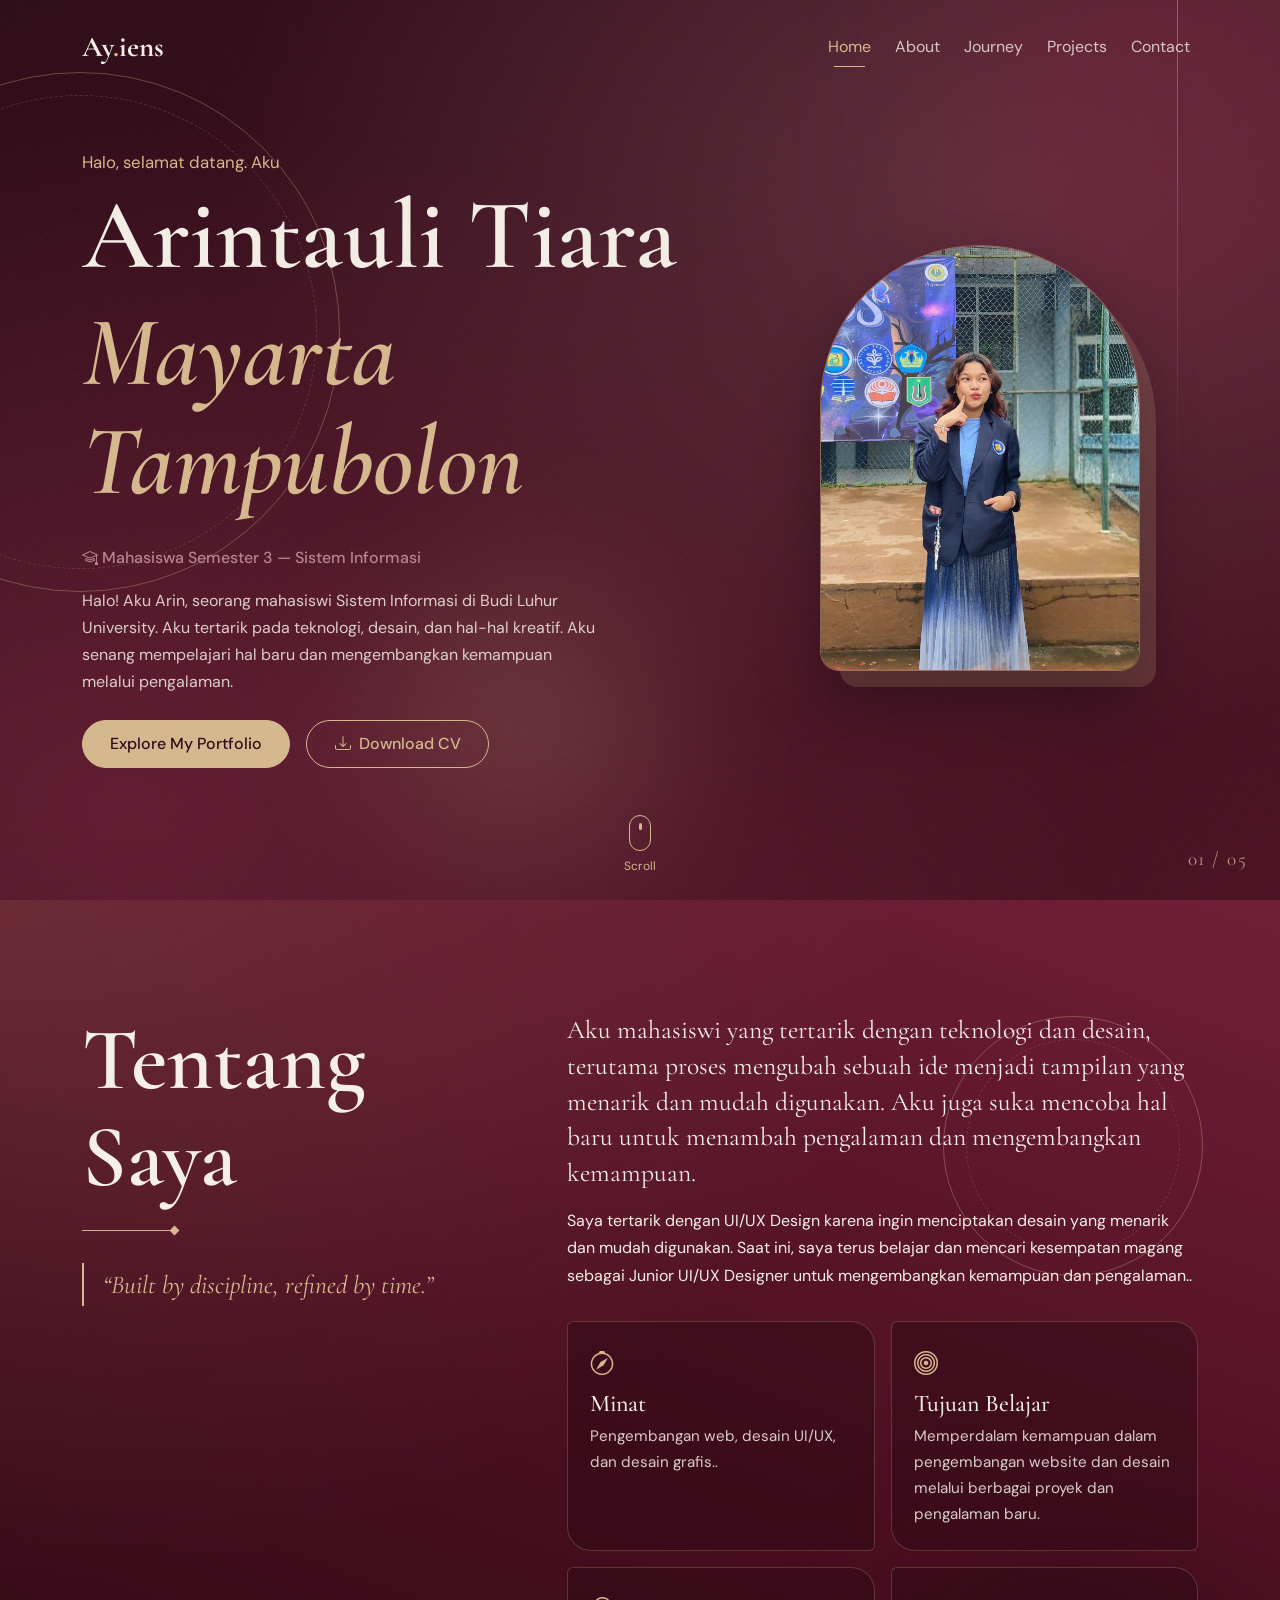
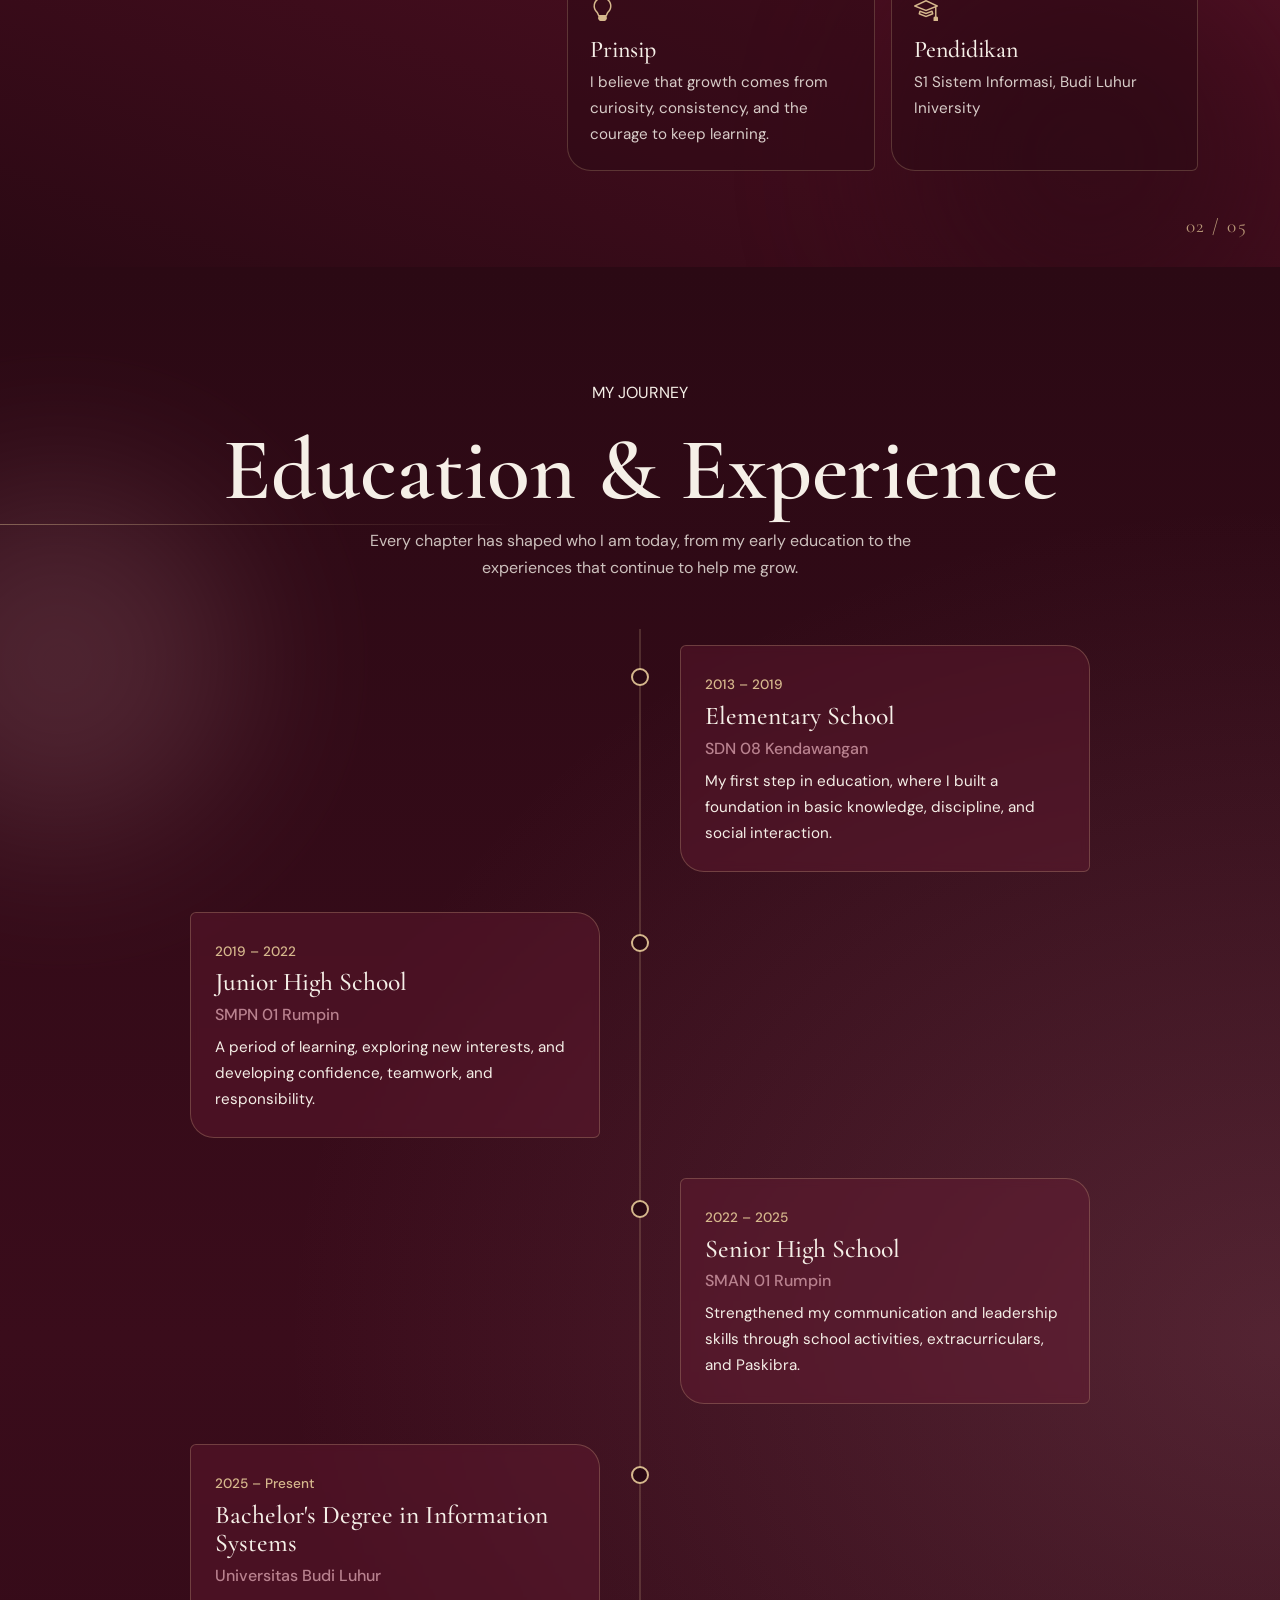
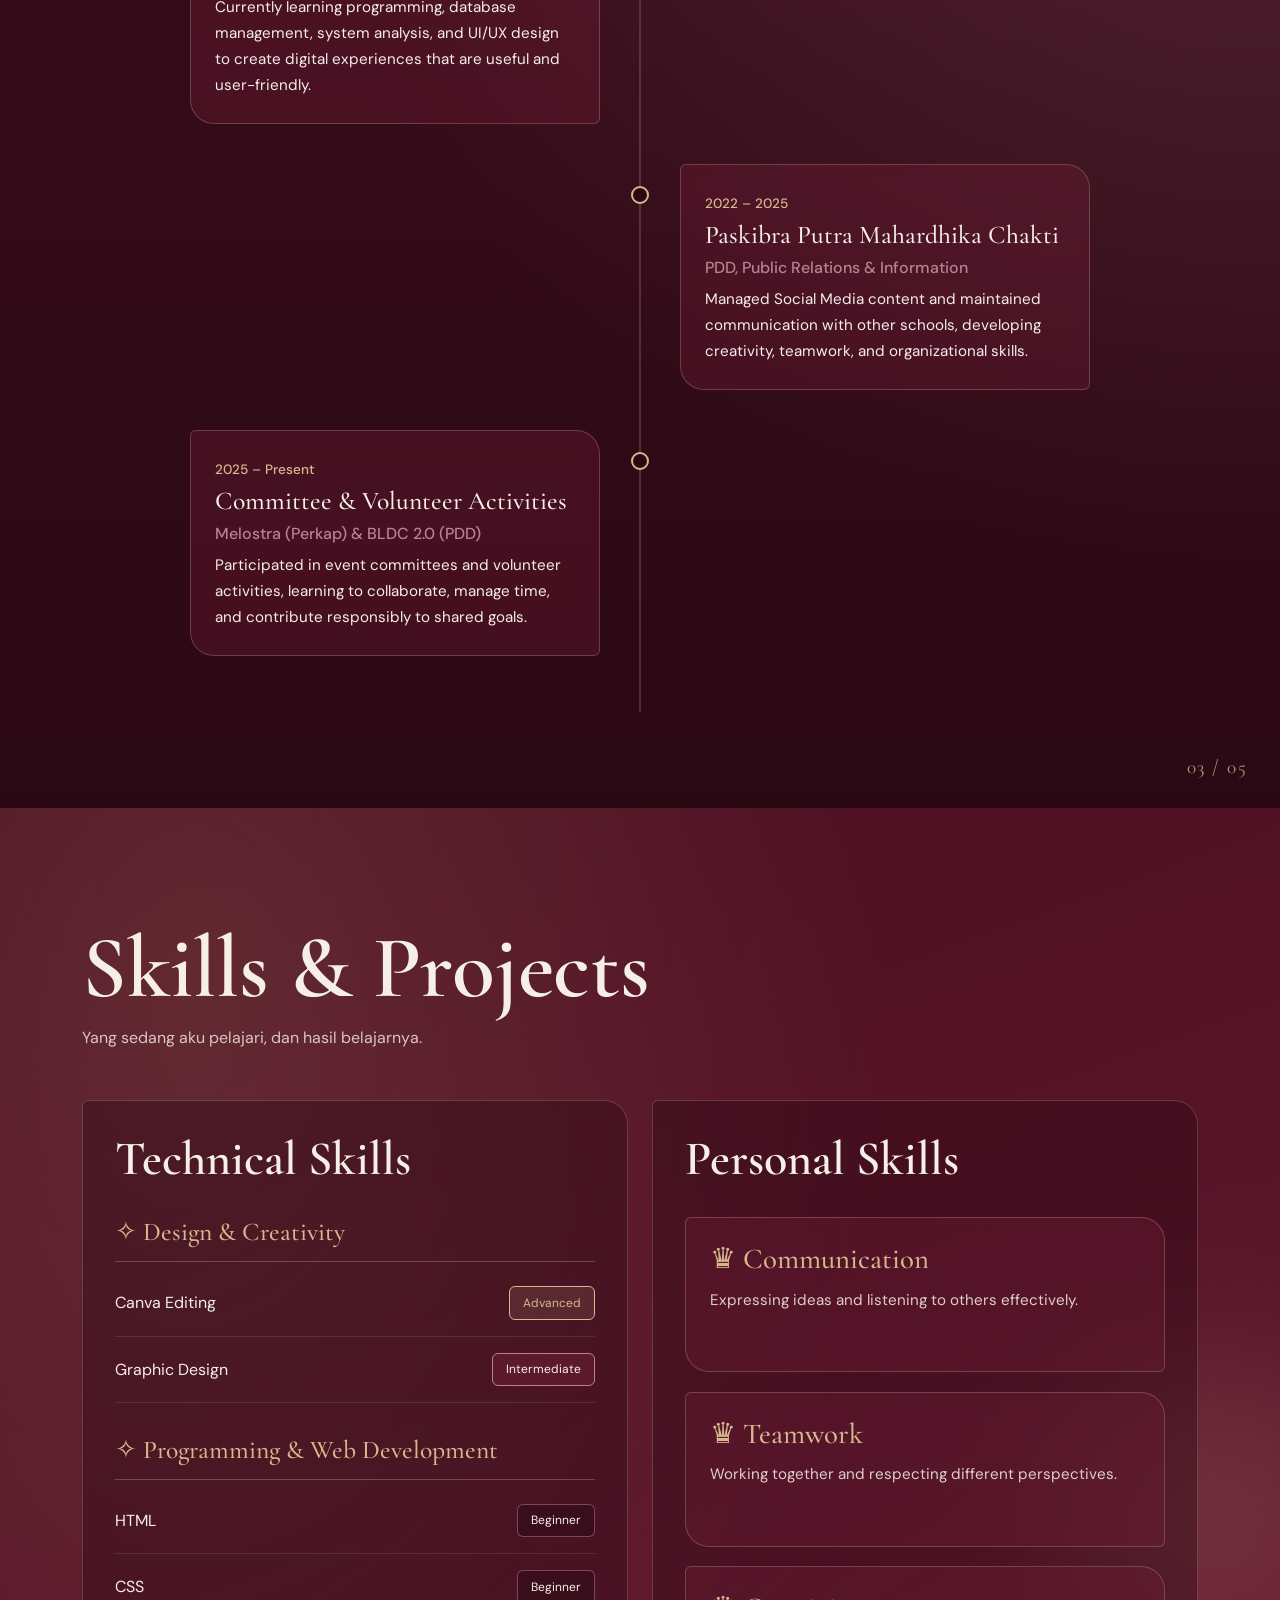
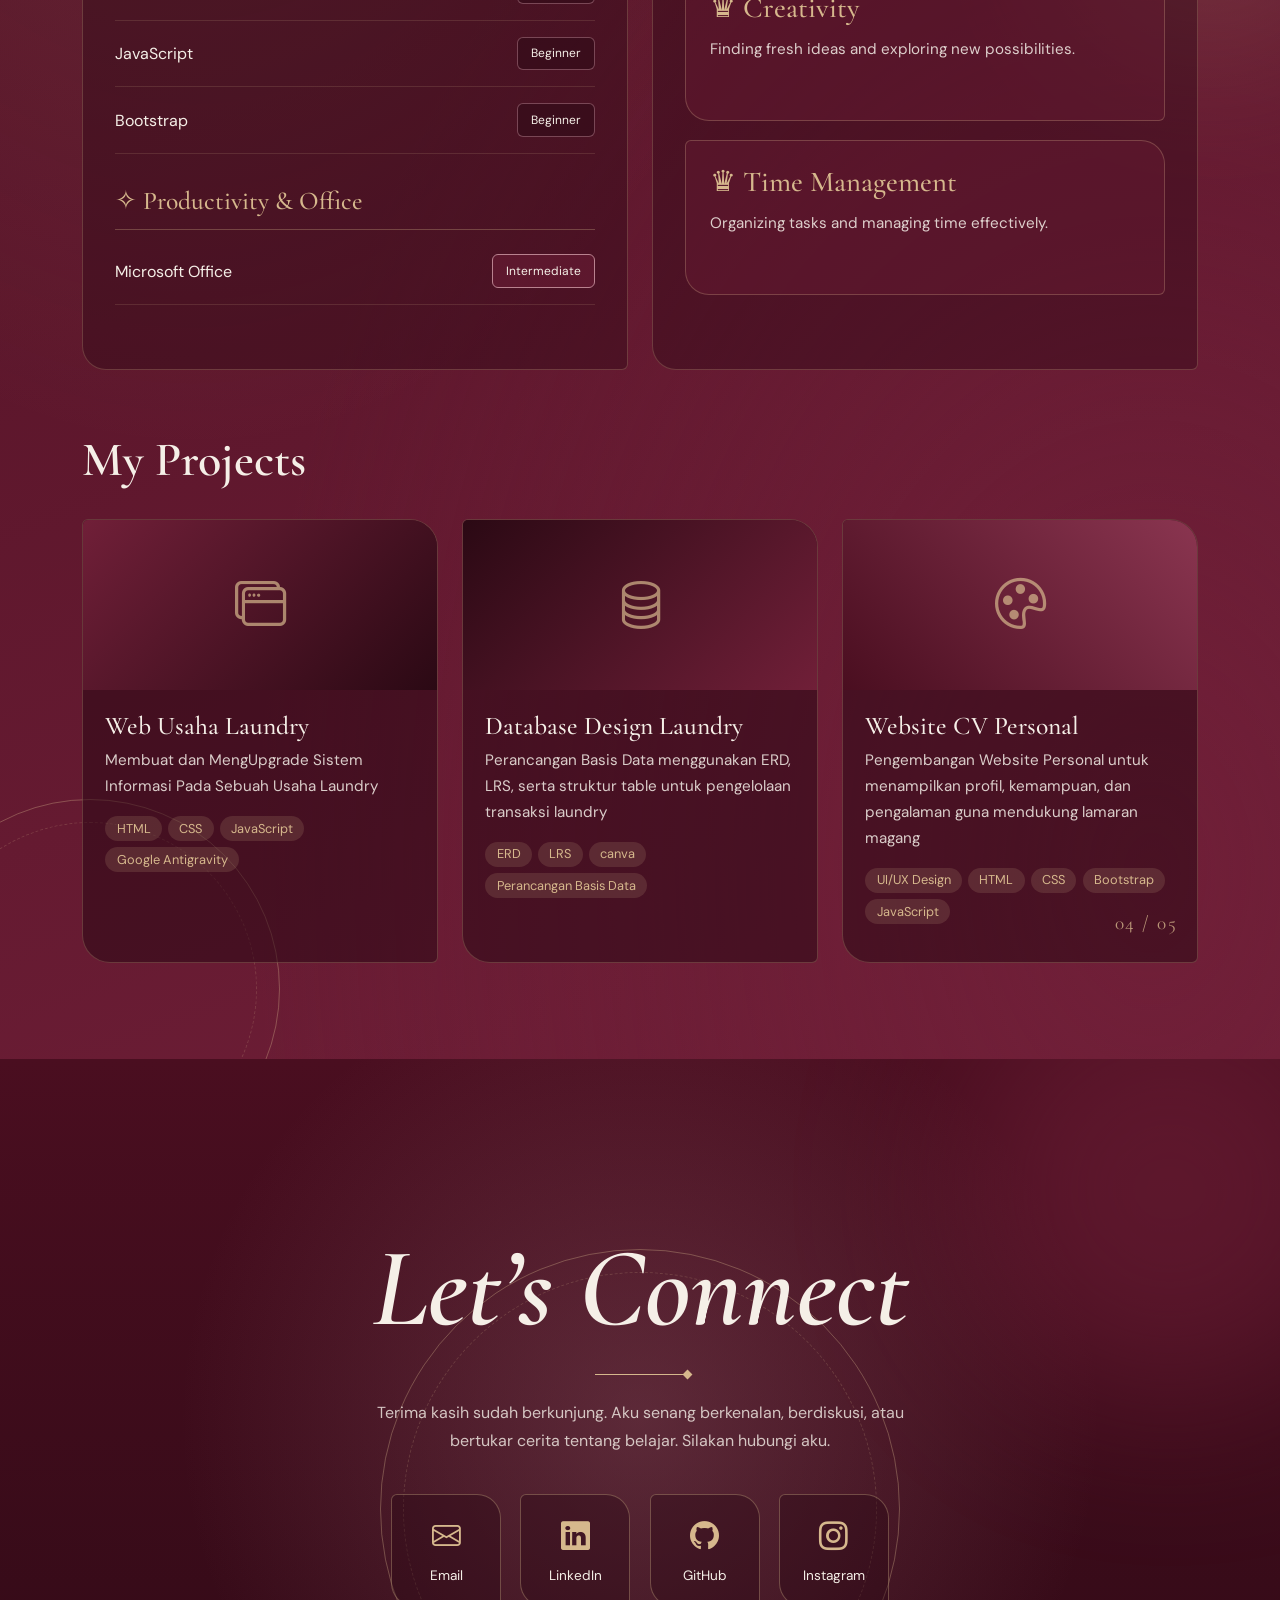
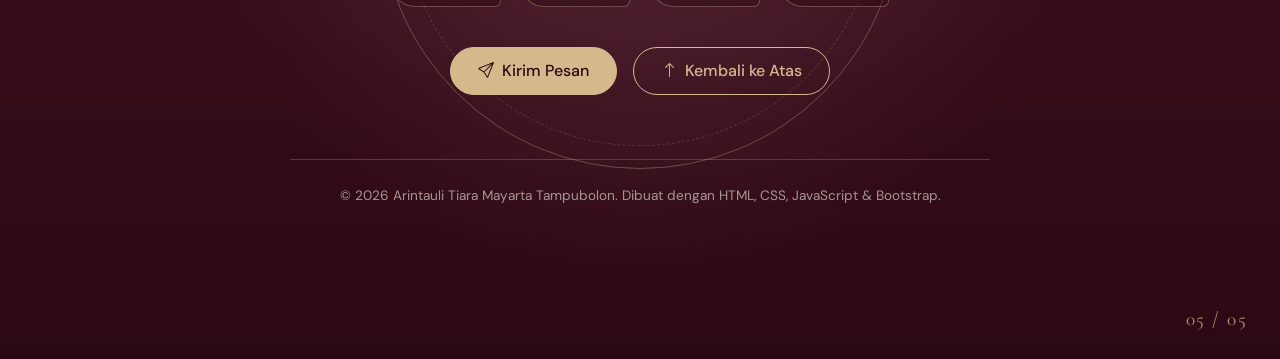
<file: index.html>
<!DOCTYPE html>
<html lang="id">
<head>
  <meta charset="UTF-8">
  <meta name="viewport" content="width=device-width, initial-scale=1">
  <title>Portfolio | Arintauli Tiara Mayarta Tampubolon</title>
  <meta name="description" content="Portfolio mahasiswa Sistem Informasi semester 3.">

  <link rel="preconnect" href="https://fonts.googleapis.com">
  <link rel="preconnect" href="https://fonts.gstatic.com" crossorigin>
  <link href="https://fonts.googleapis.com/css2?family=Cormorant+Garamond:ital,wght@0,500;0,600;0,700;1,500&family=DM+Sans:wght@400;500;700&display=swap" rel="stylesheet">

  <link href="https://cdn.jsdelivr.net/npm/bootstrap@5.3.3/dist/css/bootstrap.min.css" rel="stylesheet">
  <link href="https://cdn.jsdelivr.net/npm/bootstrap-icons@1.11.3/font/bootstrap-icons.min.css" rel="stylesheet">
  <link href="style.css" rel="stylesheet">
</head>
<body>

  <div class="scroll-progress" id="scrollProgress"></div>

  <nav class="navbar navbar-expand-lg navbar-dark fixed-top" id="mainNav">
    <div class="container">
      <a class="navbar-brand brand" href="#home">Ay<span>.</span>iens</a>

      <button class="navbar-toggler" type="button" data-bs-toggle="collapse"
              data-bs-target="#navMenu" aria-controls="navMenu" aria-expanded="false" aria-label="Buka menu">
        <span class="navbar-toggler-icon"></span>
      </button>

      <div class="collapse navbar-collapse" id="navMenu">
        <ul class="navbar-nav ms-auto gap-lg-2">
          <li class="nav-item"><a class="nav-link" href="#home">Home</a></li>
          <li class="nav-item"><a class="nav-link" href="#about">About</a></li>
          <li class="nav-item"><a class="nav-link" href="#journey">Journey</a></li>
          <li class="nav-item"><a class="nav-link" href="#projects">Projects</a></li>
          <li class="nav-item"><a class="nav-link" href="#contact">Contact</a></li>
        </ul>
      </div>
    </div>
  </nav>

  <main>

    <section id="home" class="section section-home">
      <div class="blob blob-rose" data-speed="0.12"></div>
      <div class="blob blob-gold" data-speed="-0.08"></div>
      <div class="ring ring-lg" data-speed="0.06"></div>
      <div class="gold-line gold-line-v"></div>

      <div class="container section-content">
        <div class="row align-items-center g-5">

          <div class="col-lg-7 order-2 order-lg-1">
            <p class="intro intro-label" style="--d:.2s">Halo, selamat datang. Aku</p>

            <h1 class="hero-name">
              <span class="line"><span style="--d:.4s">Arintauli Tiara</span></span>
              <span class="line"><span style="--d:.55s">Mayarta Tampubolon</span></span>
            </h1>

            <p class="intro hero-status" style="--d:.8s">
              <i class="bi bi-mortarboard"></i> Mahasiswa Semester 3 &mdash; Sistem Informasi
            </p>

            <p class="intro hero-desc" style="--d:.95s">
              Halo! Aku Arin, seorang mahasiswi Sistem Informasi
              di Budi Luhur University. Aku tertarik pada teknologi,
              desain, dan hal-hal kreatif. Aku senang mempelajari
              hal baru dan mengembangkan kemampuan melalui pengalaman.
            </p>

            <div class="intro d-flex flex-wrap gap-3 mt-4" style="--d:1.1s">
              <a href="#about" class="btn btn-gold">Explore My Portfolio</a>
              <a href="assets/cv.pdf" download class="btn btn-outline-gold">
                <i class="bi bi-download me-2"></i>Download CV
              </a>
            </div>
          </div>

          <div class="col-lg-5 order-1 order-lg-2 text-center">
            <div class="photo-frame intro" style="--d:.5s">
              <i class="bi bi-person photo-placeholder"></i>
              <img src="arins.jpeg" alt="Foto profil" onerror="this.style.display='none'">
            </div>
          </div>

        </div>
      </div>

      <span class="section-number">01 / 05</span>
      <a href="#about" class="scroll-indicator" aria-label="Scroll ke bawah">
        <span class="mouse"><span class="wheel"></span></span>
        <small>Scroll</small>
      </a>
    </section>

    <section id="about" class="section section-about">
      <div class="blob blob-wine" data-speed="0.1"></div>
      <div class="ring ring-sm" data-speed="-0.07"></div>

      <div class="container section-content">
        <div class="row g-5">

          <div class="col-lg-5">
            <div class="reveal" data-reveal="left">
              <h2 class="display-heading">Tentang<br>Saya</h2>
              <div class="gold-rule"></div>
              <blockquote class="quote">
                &ldquo;Built by discipline, refined by time.&rdquo;
              </blockquote>
            </div>
          </div>

          <div class="col-lg-7">
            <div class="reveal" data-reveal="right">
              <p class="lead-text">
                Aku mahasiswi yang tertarik dengan teknologi dan desain,
                terutama proses mengubah sebuah ide menjadi tampilan yang menarik
                dan mudah digunakan. Aku juga suka mencoba hal baru untuk menambah
                pengalaman dan mengembangkan kemampuan.
              </p>
              <p>
                Saya tertarik dengan UI/UX Design karena ingin menciptakan desain yang menarik dan mudah digunakan.
                Saat ini, saya terus belajar dan mencari kesempatan magang sebagai Junior UI/UX Designer untuk mengembangkan kemampuan dan pengalaman..
              </p>
            </div>

            <div class="row g-3 mt-2 stagger-group">
              <div class="col-md-6">
                <div class="info-card reveal">
                  <i class="bi bi-compass"></i>
                  <h3>Minat</h3>
                  <p>Pengembangan web, desain UI/UX, dan desain grafis..</p>
                </div>
              </div>

              <div class="col-md-6">
                <div class="info-card reveal">
                  <i class="bi bi-bullseye"></i>
                  <h3>Tujuan Belajar</h3>
                  <p>Memperdalam kemampuan dalam pengembangan website dan desain melalui berbagai proyek dan pengalaman baru.</p>
                </div>
              </div>

              <div class="col-md-6">
                <div class="info-card reveal">
                  <i class="bi bi-lightbulb"></i>
                  <h3>Prinsip</h3>
                  <p>I believe that growth comes from curiosity, consistency, and the courage to keep learning.</p>
                </div>
              </div>

              <div class="col-md-6">
                <div class="info-card reveal">
                  <i class="bi bi-mortarboard"></i>
                  <h3>Pendidikan</h3>
                  <p>S1 Sistem Informasi, Budi Luhur Iniversity</p>
                </div>
              </div>
            </div>

          </div>
        </div>
      </div>
      <span class="section-number">02 / 05</span>
    </section>

    <section id="journey" class="section section-journey">
      <div class="blob blob-rose-soft" data-speed="-0.1"></div>
      <div class="gold-line gold-line-h"></div>

      <div class="container section-content">
        <div class="text-center mb-5 reveal">
          <p class="section-label">MY JOURNEY</p>
          <h2 class="display-heading">Education &amp; Experience</h2>
          <p class="section-sub mx-auto">
            Every chapter has shaped who I am today, from my early education
            to the experiences that continue to help me grow.
          </p>
        </div>

        <div class="timeline" id="timeline">
          <div class="timeline-fill" id="timelineFill"></div>

          <div class="timeline-item reveal" data-reveal="left">
            <span class="timeline-dot"></span>
            <div class="t-card">
              <span class="t-date">2013 – 2019</span>
              <h3>Elementary School</h3>
              <p class="t-place">SDN 08 Kendawangan</p>
              <p>
                My first step in education, where I built a foundation
                in basic knowledge, discipline, and social interaction.
              </p>
            </div>
          </div>

          <div class="timeline-item reveal" data-reveal="right">
            <span class="timeline-dot"></span>
            <div class="t-card">
              <span class="t-date">2019 – 2022</span>
              <h3>Junior High School</h3>
              <p class="t-place">SMPN 01 Rumpin</p>
              <p>
                A period of learning, exploring new interests, and
                developing confidence, teamwork, and responsibility.
              </p>
            </div>
          </div>

          <div class="timeline-item reveal" data-reveal="left">
            <span class="timeline-dot"></span>
            <div class="t-card">
              <span class="t-date">2022 – 2025</span>
              <h3>Senior High School</h3>
              <p class="t-place">SMAN 01 Rumpin</p>
              <p>
                Strengthened my communication and leadership skills
                through school activities, extracurriculars, and Paskibra.
              </p>
            </div>
          </div>

          <div class="timeline-item reveal" data-reveal="right">
            <span class="timeline-dot"></span>
            <div class="t-card">
              <span class="t-date">2025 – Present</span>
              <h3>Bachelor's Degree in Information Systems</h3>
              <p class="t-place">Universitas Budi Luhur</p>
              <p>
                Currently learning programming, database management,
                system analysis, and UI/UX design to create digital
                experiences that are useful and user-friendly.
              </p>
            </div>
          </div>

          <div class="timeline-item reveal" data-reveal="left">
            <span class="timeline-dot"></span>
            <div class="t-card">
              <span class="t-date">2022 – 2025</span>
              <h3>Paskibra Putra Mahardhika Chakti</h3>
              <p class="t-place">PDD, Public Relations &amp; Information</p>
              <p>
                Managed Social Media content and maintained communication
                with other schools, developing creativity, teamwork,
                and organizational skills.
              </p>
            </div>
          </div>

          <div class="timeline-item reveal" data-reveal="right">
            <span class="timeline-dot"></span>
            <div class="t-card">
              <span class="t-date">2025 – Present</span>
              <h3>Committee &amp; Volunteer Activities</h3>
              <p class="t-place">Melostra (Perkap) &amp; BLDC 2.0 (PDD)</p>
              <p>
                Participated in event committees and volunteer activities,
                learning to collaborate, manage time, and contribute
                responsibly to shared goals.
              </p>
            </div>
          </div>

        </div>
      </div>
      <span class="section-number">03 / 05</span>
    </section>

    <section id="projects" class="section section-projects">
      <div class="blob blob-gold-soft" data-speed="0.1"></div>
      <div class="ring ring-md" data-speed="-0.05"></div>

      <div class="container section-content">
        <div class="mb-5 reveal">
          <h2 class="display-heading">Skills &amp; Projects</h2>
          <p class="section-sub">Yang sedang aku pelajari, dan hasil belajarnya.</p>
        </div>

        <div class="row g-4 mb-5 stagger-group">
          <div class="col-lg-6">
            <div class="skills-panel reveal">
              <h3 class="skills-title">Technical Skills</h3>

              <div class="skill-category">
                <h4>✧ Design &amp; Creativity</h4>
                <div class="skill-item">
                  <span>Canva Editing</span>
                  <span class="skill-badge advanced">Advanced</span>
                </div>
                <div class="skill-item">
                  <span>Graphic Design</span>
                  <span class="skill-badge intermediate">Intermediate</span>
                </div>
              </div>

              <div class="skill-category">
                <h4>✧ Programming &amp; Web Development</h4>
                <div class="skill-item">
                  <span>HTML</span>
                  <span class="skill-badge beginner">Beginner</span>
                </div>
                <div class="skill-item">
                  <span>CSS</span>
                  <span class="skill-badge beginner">Beginner</span>
                </div>
                <div class="skill-item">
                  <span>JavaScript</span>
                  <span class="skill-badge beginner">Beginner</span>
                </div>
                <div class="skill-item">
                  <span>Bootstrap</span>
                  <span class="skill-badge beginner">Beginner</span>
                </div>
              </div>

              <div class="skill-category">
                <h4>✧ Productivity &amp; Office</h4>
                <div class="skill-item">
                  <span>Microsoft Office</span>
                  <span class="skill-badge intermediate">Intermediate</span>
                </div>
              </div>
            </div>
          </div>

          <div class="col-lg-6">
            <div class="skills-panel reveal">
              <h3 class="skills-title">Personal Skills</h3>

              <div class="personal-skill-card">
                <h4>♛ Communication</h4>
                <p>Expressing ideas and listening to others effectively.</p>
              </div>

              <div class="personal-skill-card">
                <h4>♛ Teamwork</h4>
                <p>Working together and respecting different perspectives.</p>
              </div>

              <div class="personal-skill-card">
                <h4>♛ Creativity</h4>
                <p>Finding fresh ideas and exploring new possibilities.</p>
              </div>

              <div class="personal-skill-card">
                <h4>♛ Time Management</h4>
                <p>Organizing tasks and managing time effectively.</p>
              </div>
            </div>
          </div>
        </div>

        <div class="projects-heading reveal">
          <h3 class="skills-title">My Projects</h3>
        </div>

        <div class="row g-4 stagger-group">
          <div class="col-md-6 col-lg-4">
            <article class="project-card reveal">
              <div class="project-thumb">
                <i class="bi bi-window-stack"></i>
              </div>
              <div class="project-body">
                <h3>Web Usaha Laundry</h3>
                <p>Membuat dan MengUpgrade Sistem Informasi Pada Sebuah Usaha Laundry</p>
                <div class="tags">
                  <span>HTML</span>
                  <span>CSS</span>
                  <span>JavaScript</span>
                  <span>Google Antigravity</span>
                </div>
              </div>
            </article>
          </div>

          <div class="col-md-6 col-lg-4">
            <article class="project-card reveal">
              <div class="project-thumb thumb-2">
                <i class="bi bi-database"></i>
              </div>
              <div class="project-body">
                <h3>Database Design Laundry</h3>
                <p>Perancangan Basis Data menggunakan ERD, LRS, serta struktur table untuk pengelolaan transaksi laundry</p>
                <div class="tags">
                  <span>ERD</span>
                  <span>LRS</span>
                  <span>canva</span>
                  <span>Perancangan Basis Data</span>
                </div>
              </div>
            </article>
          </div>

          <div class="col-md-6 col-lg-4">
            <article class="project-card reveal">
              <div class="project-thumb thumb-3">
                <i class="bi bi-palette"></i>
              </div>
              <div class="project-body">
                <h3>Website CV Personal</h3>
                <p>Pengembangan Website Personal untuk menampilkan profil, kemampuan, dan pengalaman guna mendukung lamaran magang</p>
                <div class="tags">
                  <span>UI/UX Design</span>
                  <span>HTML</span>
                  <span>CSS</span>
                  <span>Bootstrap</span>
                  <span>JavaScript</span>
                </div>
              </div>
            </article>
          </div>
        </div>

        <span class="section-number">04 / 05</span>
      </div>
    </section>

    <section id="contact" class="section section-contact">
      <div class="blob blob-rose" data-speed="0.08"></div>
      <div class="ring ring-lg ring-center" data-speed="0.04"></div>

      <div class="container section-content text-center">
        <div class="reveal">
          <h2 class="display-heading contact-heading">Let&rsquo;s Connect</h2>
          <div class="gold-rule mx-auto"></div>
          <p class="section-sub mx-auto">
            Terima kasih sudah berkunjung. Aku senang berkenalan, berdiskusi, atau bertukar
            cerita tentang belajar. Silakan hubungi aku.
          </p>
        </div>

        <div class="contact-links stagger-group">
          <a href="mailto:tiaramyrt@gmail.com" class="contact-link reveal">
            <i class="bi bi-envelope"></i><span>Email</span>
          </a>
          <a href="https://www.linkedin.com/in/arintauli-tiara-mayarta-tampubolon-998a21446" target="_blank" rel="noopener" class="contact-link reveal">
            <i class="bi bi-linkedin"></i><span>LinkedIn</span>
          </a>
          <a href="https://github.com/arintaulee" target="_blank" rel="noopener" class="contact-link reveal">
            <i class="bi bi-github"></i><span>GitHub</span>
          </a>
          <a href="https://instagram.com/arinisnthere" target="_blank" rel="noopener" class="contact-link reveal">
            <i class="bi bi-instagram"></i><span>Instagram</span>
          </a>
        </div>

        <div class="d-flex flex-wrap justify-content-center gap-3 reveal">
          <a href="mailto:tiaramyrt@gmail.com" class="btn btn-gold">
            <i class="bi bi-send me-2"></i>Kirim Pesan
          </a>
          <a href="#home" class="btn btn-outline-gold">
            <i class="bi bi-arrow-up me-2"></i>Kembali ke Atas
          </a>
        </div>
      </div>

      <footer class="footer">
        &copy; <span id="year"></span> Arintauli Tiara Mayarta Tampubolon. Dibuat dengan HTML, CSS, JavaScript &amp; Bootstrap.
      </footer>
      <span class="section-number">05 / 05</span>
    </section>

  </main>

  <script src="https://cdn.jsdelivr.net/npm/bootstrap@5.3.3/dist/js/bootstrap.bundle.min.js"></script>
  <script src="script.js"></script>
</body>
</html>
</file>
<file: style.css>
:root {
  --burgundy-deep: #4A0E20;
  --wine-dark: #2B0914;
  --burgundy-rich: #701F38;
  --rose: #B9828F;
  --gold: #D6B88D;
  --ivory: #F5EFE7;

  --font-heading: 'Cormorant Garamond', Georgia, serif;
  --font-body: 'DM Sans', system-ui, sans-serif;
}

html { scroll-behavior: smooth; scroll-padding-top: 70px; }

body {
  font-family: var(--font-body);
  background: var(--wine-dark);
  color: var(--ivory);
  line-height: 1.7;
  overflow-x: hidden;
}

h1, h2, h3 { font-family: var(--font-heading); line-height: 1.1; }
a { text-decoration: none; }

body::before {
  content: "";
  position: fixed; inset: 0; z-index: 999;
  pointer-events: none; opacity: .07;
  background-image: url("data:image/svg+xml,%3Csvg xmlns='http://www.w3.org/2000/svg' width='160' height='160'%3E%3Cfilter id='n'%3E%3CfeTurbulence type='fractalNoise' baseFrequency='.8' numOctaves='2'/%3E%3C/filter%3E%3Crect width='100%25' height='100%25' filter='url(%23n)'/%3E%3C/svg%3E");
}

.scroll-progress {
  position: fixed; top: 0; left: 0; height: 3px; width: 0;
  background: linear-gradient(90deg, var(--rose), var(--gold));
  z-index: 1100;
}

a:focus-visible, button:focus-visible { outline: 2px solid var(--gold); outline-offset: 3px; }

.section {
  position: relative;
  min-height: 100vh;
  padding: 7rem 0 6rem;
  overflow: hidden;
  display: flex; align-items: center;
}
.section > .container { position: relative; z-index: 2; }

.section-home {
  background:
    radial-gradient(ellipse at 80% 20%, rgba(185,130,143,.28), transparent 55%),
    radial-gradient(ellipse at 10% 90%, rgba(112,31,56,.7), transparent 60%),
    linear-gradient(135deg, var(--wine-dark), var(--burgundy-deep));
}
.section-about {
  background:
    radial-gradient(ellipse at 0% 0%, rgba(214,184,141,.14), transparent 50%),
    linear-gradient(200deg, var(--burgundy-rich), var(--burgundy-deep) 55%, var(--wine-dark));
}
.section-journey {
  background:
    radial-gradient(ellipse at 100% 50%, rgba(185,130,143,.2), transparent 55%),
    linear-gradient(180deg, var(--wine-dark), #3a0c1b 50%, var(--wine-dark));
}
.section-projects {
  background:
    radial-gradient(ellipse at 15% 10%, rgba(214,184,141,.15), transparent 45%),
    radial-gradient(ellipse at 90% 90%, rgba(112,31,56,.8), transparent 55%),
    linear-gradient(160deg, var(--burgundy-deep), var(--burgundy-rich));
}
.section-contact {
  background:
    radial-gradient(circle at 50% 40%, rgba(185,130,143,.25), transparent 55%),
    linear-gradient(180deg, var(--burgundy-deep), var(--wine-dark));
  flex-direction: column; justify-content: center;
}

.blob {
  position: absolute; border-radius: 50%;
  filter: blur(80px); opacity: .55; z-index: 1;
  pointer-events: none; animation: float 14s ease-in-out infinite;
}
.blob-rose      { width: 420px; height: 420px; background: var(--burgundy-rich); top: -80px; right: -100px; }
.blob-gold      { width: 280px; height: 280px; background: var(--gold); opacity: .18; bottom: 5%; left: 30%; animation-delay: -5s; }
.blob-wine      { width: 380px; height: 380px; background: var(--wine-dark); bottom: -80px; right: 0; }
.blob-rose-soft { width: 360px; height: 360px; background: var(--rose); opacity: .22; top: 10%; left: -120px; }
.blob-gold-soft { width: 300px; height: 300px; background: var(--gold); opacity: .15; top: 30%; right: -80px; }

@keyframes float {
  0%, 100% { transform: translateY(0) scale(1); }
  50%      { transform: translateY(-30px) scale(1.06); }
}

.ring {
  position: absolute; border-radius: 50%; z-index: 1; pointer-events: none;
  border: 1px solid rgba(214,184,141,.35);
}
.ring::after {
  content: ""; position: absolute; inset: 22px; border-radius: 50%;
  border: 1px dashed rgba(214,184,141,.2);
}
.ring-lg { width: 520px; height: 520px; top: 8%; left: -180px; }
.ring-md { width: 380px; height: 380px; bottom: -120px; left: -100px; }
.ring-sm { width: 260px; height: 260px; top: 12%; right: 6%; }
.ring-center { left: 50%; top: 50%; margin: -260px 0 0 -260px; }

.gold-line { position: absolute; z-index: 1; background: linear-gradient(var(--gold), transparent); opacity: .45; }
.gold-line-v { width: 1px; height: 55%; right: 8%; top: 0; }
.gold-line-h { height: 1px; width: 40%; left: 0; top: 12%; background: linear-gradient(90deg, var(--gold), transparent); }

.gold-rule { width: 90px; height: 1px; background: var(--gold); margin: 1.5rem 0; position: relative; }
.gold-rule::after { content: ""; position: absolute; right: -6px; top: -3px; width: 7px; height: 7px; background: var(--gold); transform: rotate(45deg); }

.section-number {
  position: absolute; right: 2rem; bottom: 1.5rem; z-index: 2;
  font-family: var(--font-heading); font-size: 1.2rem; color: var(--gold); opacity: .8; letter-spacing: .1em;
}

.navbar { padding: 1.1rem 0; transition: background .35s, padding .35s, box-shadow .35s; background: transparent; }
.navbar.scrolled {
  background: rgba(74,14,32,.85);
  backdrop-filter: blur(10px); -webkit-backdrop-filter: blur(10px);
  padding: .6rem 0; box-shadow: 0 6px 24px rgba(0,0,0,.25);
}
.brand { font-family: var(--font-heading); font-size: 1.8rem; font-weight: 700; color: var(--ivory); }
.brand span { color: var(--gold); }

.navbar .nav-link { color: rgba(245,239,231,.8); position: relative; padding: .5rem .9rem; transition: color .3s; }
.navbar .nav-link::after { /* garis emas di bawah menu */
  content: ""; position: absolute; left: .9rem; right: .9rem; bottom: 2px; height: 1px;
  background: var(--gold); transform: scaleX(0); transition: transform .3s;
}
.navbar .nav-link:hover, .navbar .nav-link.active { color: var(--gold); }
.navbar .nav-link:hover::after, .navbar .nav-link.active::after { transform: scaleX(1); }
.navbar-toggler { border-color: rgba(214,184,141,.5); }

.btn { border-radius: 50px; padding: .7rem 1.7rem; font-weight: 500; transition: transform .3s, box-shadow .3s, background .3s, color .3s; }
.btn-sm { padding: .4rem 1rem; }
.btn-gold { background: var(--gold); color: var(--wine-dark); border: 1px solid var(--gold); }
.btn-gold:hover { background: var(--ivory); color: var(--burgundy-deep); transform: translateY(-3px); box-shadow: 0 10px 22px rgba(214,184,141,.3); }
.btn-outline-gold { background: transparent; color: var(--gold); border: 1px solid var(--gold); }
.btn-outline-gold:hover { background: rgba(214,184,141,.15); color: var(--ivory); transform: translateY(-3px); }

.intro-label { color: var(--gold); font-size: 1.05rem; margin-bottom: .3rem; }
.hero-name { font-size: clamp(3.2rem, 8vw, 6.2rem); font-weight: 600; margin-bottom: 1.2rem; }
.hero-name .line { display: block; overflow: hidden; padding-bottom: .08em; }          /* mask untuk text reveal */
.hero-name .line > span { display: block; transform: translateY(110%); animation: textUp .9s cubic-bezier(.2,.8,.2,1) forwards; animation-delay: var(--d); }
.hero-name .line:nth-child(2) > span { font-style: italic; color: var(--gold); }
@keyframes textUp { to { transform: translateY(0); } }

.hero-status { color: var(--rose); font-weight: 500; }
.hero-desc { max-width: 520px; color: rgba(245,239,231,.85); }

.intro { opacity: 0; animation: fadeIn .9s ease forwards; animation-delay: var(--d, 0s); }
@keyframes fadeIn { from { opacity: 0; transform: translateY(18px); } to { opacity: 1; transform: none; } }

.photo-frame {
  position: relative; width: min(320px, 80%); aspect-ratio: 3/4; margin: 0 auto;
  border-radius: 200px 200px 24px 24px; background: linear-gradient(160deg, var(--burgundy-rich), var(--wine-dark));
  border: 1px solid rgba(214,184,141,.5);
  box-shadow: 18px 18px 0 -2px rgba(214,184,141,.18), 0 30px 60px rgba(0,0,0,.4);
  overflow: hidden; display: flex; align-items: center; justify-content: center;
}
.photo-frame img { position: absolute; inset: 0; width: 100%; height: 100%; object-fit: cover; }
.photo-placeholder { font-size: 7rem; color: rgba(214,184,141,.4); }

.scroll-indicator { position: absolute; bottom: 1.5rem; left: 50%; transform: translateX(-50%); z-index: 2; text-align: center; color: var(--gold); }
.scroll-indicator small { display: block; font-size: .75rem; margin-top: .3rem; }
.mouse { display: block; width: 22px; height: 36px; border: 1.5px solid var(--gold); border-radius: 14px; margin: 0 auto; position: relative; }
.wheel { position: absolute; left: 50%; top: 7px; width: 3px; height: 7px; margin-left: -1.5px; background: var(--gold); border-radius: 2px; animation: wheel 1.8s infinite; }
@keyframes wheel { 0% { opacity: 1; transform: translateY(0); } 100% { opacity: 0; transform: translateY(14px); } }

.display-heading { font-size: clamp(3rem, 7vw, 5.5rem); font-weight: 600; }
.lead-text { font-size: 1.25rem; font-family: var(--font-heading); font-size: 1.6rem; line-height: 1.4; }
.quote {
  font-family: var(--font-heading); font-style: italic; font-size: 1.6rem; color: var(--gold);
  border-left: 2px solid var(--gold); padding-left: 1.2rem; margin-top: 2rem; max-width: 380px;
}
.info-card {
  height: 100%; padding: 1.4rem; border-radius: 6px 24px 6px 24px;
  background: rgba(43,9,20,.45); border: 1px solid rgba(214,184,141,.25);
  transition: transform .3s, border-color .3s;
}
.info-card:hover { transform: translateY(-5px); border-color: var(--gold); }
.info-card i { font-size: 1.5rem; color: var(--gold); }
.info-card h3 { font-size: 1.5rem; margin: .4rem 0; }
.info-card p { margin: 0; font-size: .95rem; color: rgba(245,239,231,.85); }

.section-sub { max-width: 560px; color: rgba(245,239,231,.8); }

.timeline { position: relative; max-width: 900px; margin: 0 auto; padding: 1rem 0; }
.timeline::before, .timeline-fill { 
  content: ""; position: absolute; left: 50%; top: 0; width: 2px; margin-left: -1px;
}
.timeline::before { height: 100%; background: rgba(214,184,141,.2); }
.timeline-fill { height: 0; background: linear-gradient(var(--gold), var(--rose)); box-shadow: 0 0 12px rgba(214,184,141,.6); z-index: 1; } 

.timeline-item { position: relative; width: 50%; padding: 0 2.5rem 2.5rem 0; }
.timeline-item:nth-child(odd)  { left: 0; }
.timeline-item:nth-child(even) { left: 50%; padding: 0 0 2.5rem 2.5rem; }
.timeline-dot {
  position: absolute; top: 1.4rem; right: -9px; width: 18px; height: 18px; z-index: 2;
  background: var(--wine-dark); border: 2px solid var(--gold); border-radius: 50%;
}
.timeline-item:nth-child(even) .timeline-dot { right: auto; left: -9px; }

.t-card {
  padding: 1.5rem; border-radius: 6px 24px 6px 24px;
  background: rgba(112,31,56,.35); border: 1px solid rgba(214,184,141,.28);
  backdrop-filter: blur(4px); transition: transform .3s, border-color .3s;
}
.t-card:hover { transform: translateY(-4px); border-color: var(--gold); }
.t-date { color: var(--gold); font-size: .85rem; font-weight: 500; }
.t-card h3 { font-size: 1.6rem; margin: .3rem 0; }
.t-place { color: var(--rose); font-weight: 500; margin-bottom: .4rem; }
.t-card p:last-child { margin: 0; font-size: .95rem; }

.skill { padding: 1.2rem; border-radius: 12px; background: rgba(43,9,20,.4); border: 1px solid rgba(214,184,141,.2); height: 100%; }
.skill-top { display: flex; justify-content: space-between; align-items: center; margin-bottom: .7rem; }
.skill-top i { color: var(--gold); margin-right: .4rem; }
.skill-top small { color: var(--rose); }
.skill-bar { height: 6px; border-radius: 6px; background: rgba(245,239,231,.12); overflow: hidden; }
.skill-bar span { display: block; height: 100%; width: 0; border-radius: 6px; background: linear-gradient(90deg, var(--rose), var(--gold)); transition: width 1.2s ease .3s; }
.skill.show .skill-bar span { width: var(--level); } 

.chips { display: flex; flex-wrap: wrap; gap: .6rem; }
.chip { padding: .35rem 1rem; border-radius: 50px; border: 1px solid rgba(214,184,141,.4); color: var(--ivory); font-size: .9rem; }

.project-card {
  height: 100%; border-radius: 6px 28px 6px 28px; overflow: hidden;
  background: rgba(43,9,20,.55); border: 1px solid rgba(214,184,141,.25);
  transition: transform .35s, box-shadow .35s, border-color .35s;
}
.project-card:hover { transform: translateY(-8px); border-color: var(--gold); box-shadow: 0 20px 40px rgba(0,0,0,.35); }
.project-thumb {
  height: 170px; display: flex; align-items: center; justify-content: center;
  font-size: 3.2rem; color: rgba(214,184,141,.7);
  background: linear-gradient(135deg, var(--burgundy-rich), var(--wine-dark));
}
.thumb-2 { background: linear-gradient(135deg, var(--wine-dark), var(--burgundy-rich)); }
.thumb-3 { background: linear-gradient(45deg, var(--burgundy-deep), #8a3550); }
.project-thumb img { width: 100%; height: 100%; object-fit: cover; }
.project-body { padding: 1.4rem; }
.project-body h3 { font-size: 1.6rem; }
.project-body p { font-size: .95rem; color: rgba(245,239,231,.85); }
.tags { display: flex; flex-wrap: wrap; gap: .4rem; margin-bottom: 1rem; }
.tags span { font-size: .8rem; padding: .1rem .7rem; border-radius: 50px; background: rgba(214,184,141,.15); color: var(--gold); }

.achievement { display: flex; gap: 1.2rem; align-items: center; padding: 1.4rem; border-radius: 12px; border: 1px dashed rgba(214,184,141,.5); }
.achievement i { font-size: 2rem; color: var(--gold); }
.achievement h3 { font-size: 1.5rem; margin: 0; }
.achievement p { margin: 0; color: rgba(245,239,231,.8); }

.contact-heading { font-size: clamp(3.5rem, 10vw, 7rem); font-style: italic; }
.contact-links { display: flex; flex-wrap: wrap; justify-content: center; gap: 1.2rem; margin: 2.5rem 0; }
.contact-link {
  width: 110px; padding: 1.1rem .5rem; border-radius: 6px 24px 6px 24px;
  border: 1px solid rgba(214,184,141,.35); color: var(--ivory); background: rgba(43,9,20,.4);
  transition: transform .3s, border-color .3s, color .3s;
}
.contact-link i { display: block; font-size: 1.8rem; color: var(--gold); transition: transform .3s; }
.contact-link span { font-size: .85rem; }
.contact-link:hover { transform: translateY(-6px); border-color: var(--gold); color: var(--gold); }
.contact-link:hover i { transform: scale(1.2); }
.footer { position: relative; z-index: 2; margin-top: 4rem; padding-top: 1.5rem; width: 80%; max-width: 700px; text-align: center; font-size: .85rem; color: rgba(245,239,231,.6); border-top: 1px solid rgba(214,184,141,.25); }

.reveal { opacity: 0; transform: translateY(30px); transition: opacity .8s ease, transform .8s ease; }
.reveal[data-reveal="left"]  { transform: translateX(-40px); }
.reveal[data-reveal="right"] { transform: translateX(40px); }
.reveal.show { opacity: 1; transform: none; }

@media (max-width: 991.98px) {
  .navbar-collapse { background: rgba(43,9,20,.96); border-radius: 12px; padding: 1rem; margin-top: .6rem; }
  .section { padding: 6rem 0 5rem; min-height: auto; }
  .section-home { min-height: 100vh; }
  .gold-line-v, .ring-sm { display: none; }
}

@media (max-width: 767.98px) {
  .timeline::before, .timeline-fill { left: 12px; }
  .timeline-item, .timeline-item:nth-child(even) { width: 100%; left: 0; padding: 0 0 2rem 2.8rem; }
  .timeline-dot, .timeline-item:nth-child(even) .timeline-dot { left: 3px; right: auto; }
  .timeline-item.reveal[data-reveal] { transform: translateY(30px); }
  .timeline-item.reveal.show { transform: none; }
  .blob { width: 260px !important; height: 260px !important; }
  .section-number { right: 1rem; font-size: 1rem; }
  .contact-link { width: calc(50% - .6rem); }
}

@media (prefers-reduced-motion: reduce) {
  html { scroll-behavior: auto; }
  *, *::before, *::after { animation-duration: .01ms !important; animation-delay: 0s !important; transition-duration: .01ms !important; }
  .hero-name .line > span, .intro, .reveal { opacity: 1; transform: none; }
}

.skills-panel {
  height: 100%;
  padding: 2rem;
  background: rgba(43, 9, 20, .4);
  border: 1px solid rgba(214, 184, 141, .25);
  border-radius: 6px 24px 6px 24px;
}

.skills-title {
  font-family: var(--font-heading);
  color: var(--ivory);
  font-size: clamp(2rem, 4vw, 3rem);
  font-weight: 600;
  margin-bottom: 2rem;
}

.skill-category {
  margin-bottom: 2rem;
}

.skill-category h4 {
  font-family: var(--font-heading);
  color: var(--gold);
  font-size: 1.6rem;
  padding-bottom: .8rem;
  border-bottom: 1px solid rgba(214,184,141,.3);
}

.skill-item {
  display: flex;
  align-items: center;
  justify-content: space-between;
  gap: 1rem;
  padding: 1rem 0;
  color: var(--ivory);
  border-bottom: 1px solid rgba(214,184,141,.15);
}

.skill-badge {
  font-family: var(--font-body);
  font-size: .75rem;
  padding: .35rem .8rem;
  border-radius: 6px;
  white-space: nowrap;
}

.skill-badge.advanced {
  color: var(--gold);
  background: rgba(214,184,141,.12);
  border: 1px solid var(--gold);
}

.skill-badge.intermediate {
  color: var(--ivory);
  background: rgba(112,31,56,.5);
  border: 1px solid var(--rose);
}

.skill-badge.beginner {
  color: var(--ivory);
  background: rgba(43,9,20,.5);
  border: 1px solid rgba(185,130,143,.5);
}

.personal-skill-card {
  padding: 1.5rem;
  margin-bottom: 1.2rem;
  min-height: 155px;
  background: rgba(112,31,56,.35);
  border: 1px solid rgba(214,184,141,.28);
  border-radius: 6px 24px 6px 24px;
  transition: transform .3s, border-color .3s;
}

.personal-skill-card h4 {
  font-family: var(--font-heading);
  font-size: 1.8rem;
  color: var(--gold);
  margin-bottom: .7rem;
}

.personal-skill-card p {
  font-family: var(--font-body);
  font-size: .95rem;
  color: rgba(245,239,231,.85);
  line-height: 1.7;
  margin: 0;
}

.personal-skill-card:hover {
  transform: translateY(-4px);
  border-color: var(--gold);
}


.projects-heading {
  margin-top: 4rem;
  margin-bottom: 2rem;
}

@media (max-width: 768px) {
  .skills-panel {
    padding: 1.5rem;
  }

  .skill-category h4 {
    font-size: 1.4rem;
  }

  .personal-skill-card {
    padding: 1.2rem;
    min-height: auto;
  }

  .personal-skill-card h4 {
    font-size: 1.5rem;
  }
}
</file>
